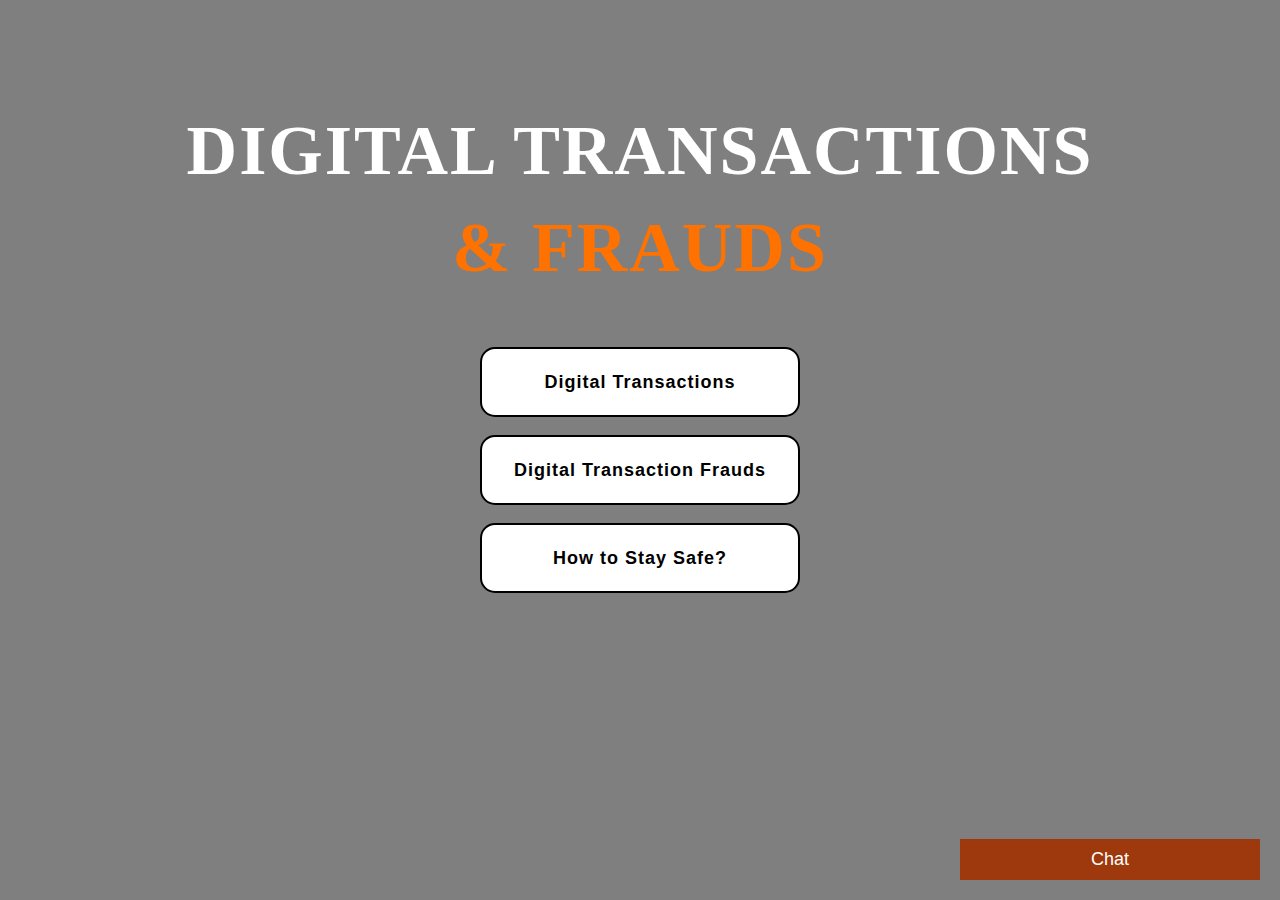
<file: index.html>
<!DOCTYPE html>
<html lang="en">
<head>
    <title>Digital Transactions and Frauds</title>
    <link rel="stylesheet" href="index.css">
</head>
<body>

    <div class="main">
        <div class="navbar">
            <div class="icon">
                <h2 class="logo"></h2>
            </div>
        </div> 
        <div class="content">
            <h1><span1>DIGITAL TRANSACTIONS</span1><br><span2>& FRAUDS</span2></h1><br><br><br>
            <!--<p class="par"><br><b>LET'S GO!</b></p>-->

                <button class="cn"><a href="page1.html"><b>Digital Transactions</b></a></button><br>
                <button class="cn"><a href="page2.html"><b>Digital Transaction Frauds</b></a></button>
                <br><button class="cn"><a href="page3.html"><b>How to Stay Safe?</b></a></button>
        </div>
    </div>
    <div class="chat-container">
        <div class="chat-header">
          <button class="chat-toggle">Chat</button>
        </div>
        <div class="chat-content">
        <iframe src='https://webchat.botframework.com/embed/DigitalTransactionsAndFrauds-bot?s=D6qHuD7IKKQ.IfSHVBqmQiESmSWnJ91d5cKfntJVi21chAd0Bb5mwv0'  
            style='min-width: 250px; width: 100%; min-height: 250px;'></iframe>
        </div>
      </div>
      
      <script>
        document.addEventListener('DOMContentLoaded', function() {
          var chatContainer = document.querySelector('.chat-container');
          var chatToggle = document.querySelector('.chat-toggle');
      
          chatToggle.addEventListener('click', function() {
            chatContainer.classList.toggle('open');
          });
        });
      </script>
</body>
</html>
</file>
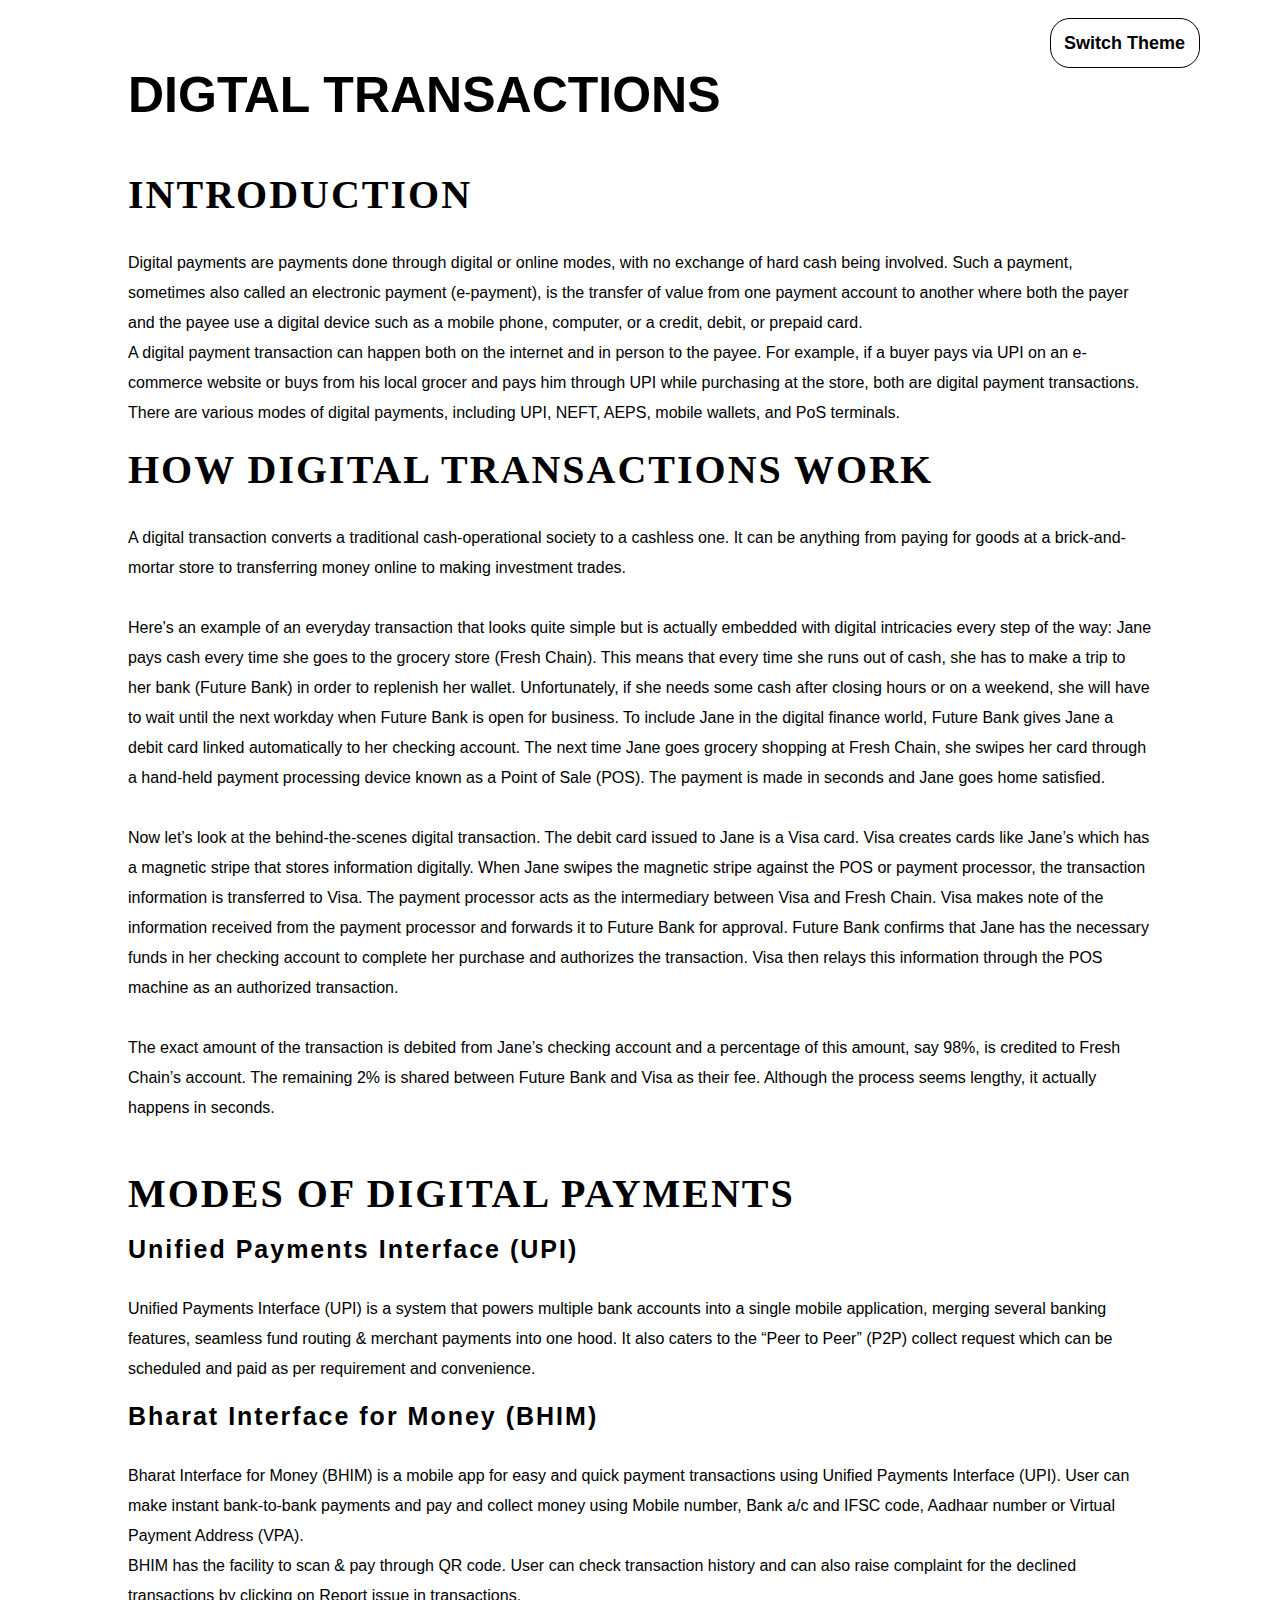
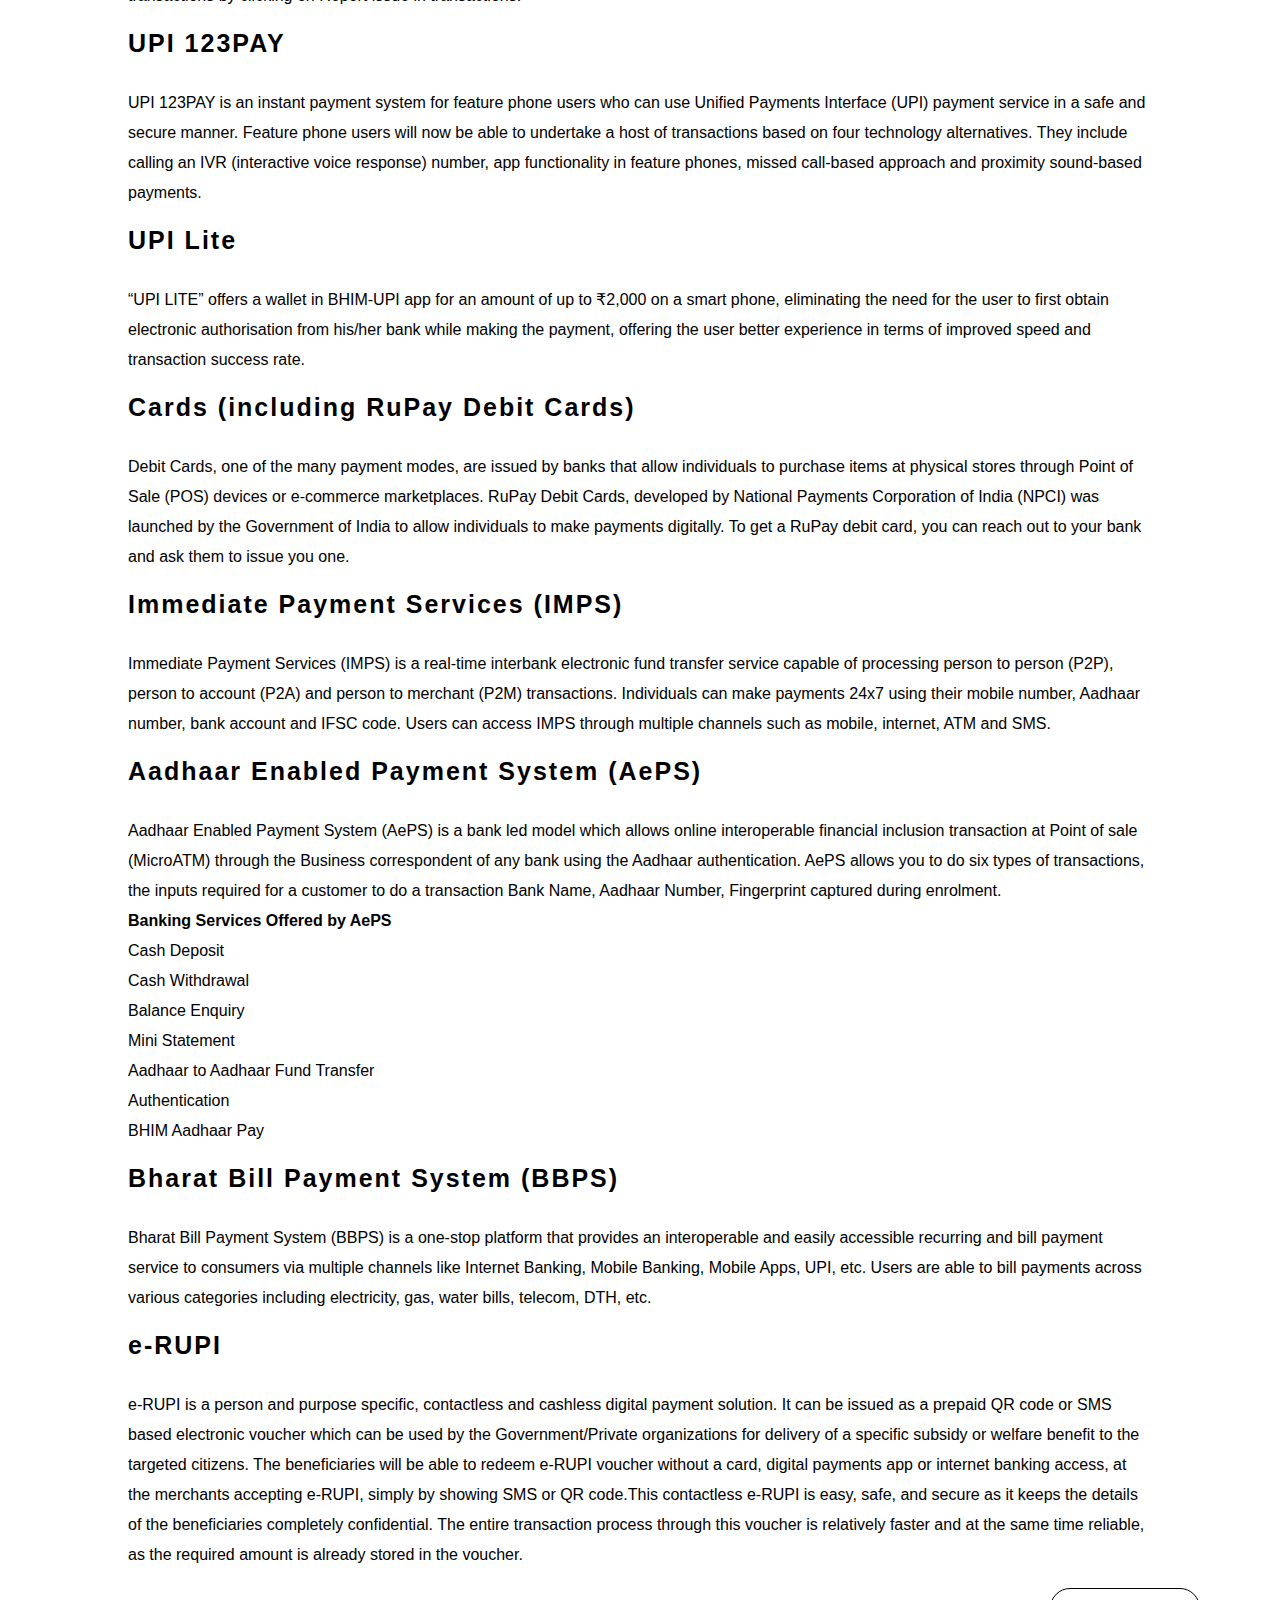
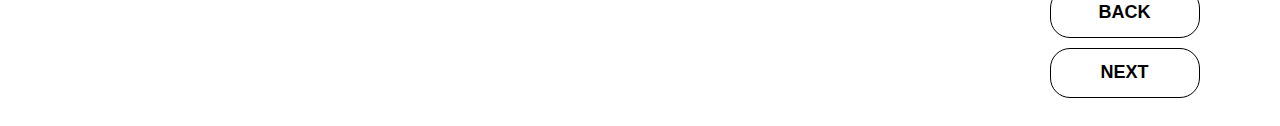
<file: page1.html>
<!DOCTYPE html>
<html lang="en">
<head>
    <meta charset="UTF-8" />
    <meta http-equiv="X-UA-Compatible" content="IE=edge" />
    <meta name="viewport" content="width=device-width, initial-scale=1.0" />
    <title>Digital Transactions</title>
    <link rel="stylesheet" href="page1.css">
</head>
<body>
    <div class="main">
        <div class="content">
            <br>
            <button class="theme" onclick="darkMode()"><b>Switch Theme</b></button>
            <h1><br>DIGTAL TRANSACTIONS</h1>
            <h2><br>INTRODUCTION<br></h2>
            <p1 class="par"><br>Digital payments are payments done through digital or online modes, with no exchange of hard cash being involved.
               Such a payment, sometimes also called an electronic payment (e-payment), is the transfer of value from one payment account to another
                where both the payer and the payee use a digital device such as a mobile phone, computer, or a credit, debit, or prepaid card.
              <br>A digital payment transaction can happen both on the internet and in person to the payee. For example, if a buyer pays via UPI on 
              an e-commerce website or buys from his local grocer and pays him through UPI while purchasing at the store, both are digital payment transactions. 

              There are various modes of digital payments, including UPI, NEFT, AEPS, mobile wallets, and PoS terminals.</p1><br><br>
                <h2>HOW DIGITAL TRANSACTIONS WORK<br>
                </h2>
                <p2 class="par"><br>A digital transaction converts a traditional cash-operational society to a cashless one. It can be anything from paying for goods at a brick-and-mortar store to transferring money online to making investment trades.<br><br>

                  Here's an example of an everyday transaction that looks quite simple but is actually embedded with digital intricacies every step of the way: 
                  
                  Jane pays cash every time she goes to the grocery store (Fresh Chain). This means that every time she runs out of cash, she has to make a trip to her bank (Future Bank) in order to replenish her wallet.
                   Unfortunately, if she needs some cash after closing hours or on a weekend, she will have to wait until the next workday when Future Bank is open for business.
                    To include Jane in the digital finance world, Future Bank gives Jane a debit card linked automatically to her checking account.
                     The next time Jane goes grocery shopping at Fresh Chain, she swipes her card through a hand-held payment processing device known as a Point of Sale (POS).
                      The payment is made in seconds and Jane goes home satisfied.<br><br>
                  
                  Now let’s look at the behind-the-scenes digital transaction. The debit card issued to Jane is a Visa card. 
                  Visa creates cards like Jane’s which has a magnetic stripe that stores information digitally. 
                  When Jane swipes the magnetic stripe against the POS or payment processor, the transaction information is transferred to Visa.
                   The payment processor acts as the intermediary between Visa and Fresh Chain. Visa makes note of the information received from the payment 
                   processor and forwards it to Future Bank for approval. Future Bank confirms that Jane has the necessary funds in her checking account to 
                   complete her purchase and authorizes the transaction. Visa then relays this information through the POS machine as an authorized transaction.<br><br>
                  
                  The exact amount of the transaction is debited from Jane’s checking account and a percentage of this amount, say 98%, is credited to Fresh Chain’s account.
                   The remaining 2% is shared between Future Bank and Visa as their fee. Although the process seems lengthy, it actually happens in seconds.</p2>
                    <h2><br>MODES OF DIGITAL PAYMENTS</h2><br>
                    <h3>Unified Payments Interface (UPI)</h3>
                    <p3 class="par"><br>Unified Payments Interface (UPI) is a system that powers multiple bank accounts into a single mobile application, merging several banking features, seamless fund routing & merchant payments into one hood. It also caters to the “Peer to Peer” (P2P) collect request which can be scheduled and paid as per requirement and convenience.
                    </p3><br><br>
                    <h3>Bharat Interface for Money (BHIM)</h3>
                    <p3 class="par"><br>Bharat Interface for Money (BHIM) is a mobile app for easy and quick payment transactions using Unified Payments Interface (UPI).
                       User can make instant bank-to-bank payments and pay and collect money using Mobile number, Bank a/c and IFSC code, Aadhaar number or Virtual Payment Address (VPA).<br>

                      BHIM has the facility to scan & pay through QR code. User can check transaction history and can also raise complaint for the declined
                       transactions by clicking on Report issue in transactions.</p3><br><br>
                    <h3>UPI 123PAY</h3>
                    <p3 class="par"><br>UPI 123PAY is an instant payment system for feature phone users who can use Unified Payments Interface (UPI) payment service in a safe and secure manner.
                       Feature phone users will now be able to undertake a host of transactions based on four technology alternatives.
                        They include calling an IVR (interactive voice response) number, app functionality in feature phones, 
                        missed call-based approach and proximity sound-based payments.
                    </p3><br><br>
                    <h3>UPI Lite</h3>
                    <p3 class="par"><br>“UPI LITE” offers a wallet in BHIM-UPI app for an amount of up to ₹2,000 on a smart phone,
                       eliminating the need for the user to first obtain electronic authorisation from his/her bank while making the payment,
                        offering the user better experience in terms of improved speed and transaction success rate.
                    </p3><br><br>
                    <h3>Cards (including RuPay Debit Cards)</h3>
                    <p3 class="par"><br>Debit Cards, one of the many payment modes, are issued by banks that allow individuals to purchase items at 
                      physical stores through Point of Sale (POS) devices or e-commerce marketplaces. RuPay Debit Cards,
                       developed by National Payments Corporation of India (NPCI) was launched by the Government of India
                       to allow individuals to make payments digitally. To get a RuPay debit card, you can reach 
                       out to your bank and ask them to issue you one.
                    </p3><br><br>
                    <h3>Immediate Payment Services (IMPS)</h3>
                    <p3 class="par"><br>Immediate Payment Services (IMPS) is a real-time interbank electronic fund transfer service capable of
                       processing person to person (P2P), person to account (P2A) and person to merchant (P2M) transactions. 
                       Individuals can make payments 24x7 using their mobile number, Aadhaar number, bank account and IFSC code.
                        Users can access IMPS through multiple channels such as mobile, internet, ATM and SMS.
                    </p3><br><br>
                    <h3>Aadhaar Enabled Payment System (AePS)</h3>
                    <p3 class="par"><br>Aadhaar Enabled Payment System (AePS) is a bank led model which allows online interoperable financial 
                      inclusion transaction at Point of sale (MicroATM) through the Business correspondent of any bank using the Aadhaar authentication.
                       AePS allows you to do six types of transactions, the inputs required for a customer to do a transaction Bank Name,
                        Aadhaar Number, Fingerprint captured during enrolment.<br>
                        <b>Banking Services Offered by AePS</b><br>
                        Cash Deposit<br>
                        Cash Withdrawal<br>
                        Balance Enquiry<br>
                        Mini Statement<br>
                        Aadhaar to Aadhaar Fund Transfer<br>
                        Authentication<br>BHIM Aadhaar Pay
                    </p3><br><br>
                    <h3>Bharat Bill Payment System (BBPS)</h3>
                    <p3 class="par"><br>Bharat Bill Payment System (BBPS) is a one-stop platform that provides an 
                      interoperable and easily accessible recurring and bill payment service to consumers via multiple
                       channels like Internet Banking, Mobile Banking, Mobile Apps, UPI, etc.
                        Users are able to bill payments across various categories including electricity, gas, water bills, telecom, DTH, etc.
                    </p3><br><br>
                    <h3>e-RUPI</h3>
                    <p3 class="par"><br>e-RUPI is a person and purpose specific, contactless and cashless digital payment solution.
                       It can be issued as a prepaid QR code or SMS based electronic voucher which can be used by the Government/Private organizations for
                        delivery of a specific subsidy or welfare benefit to the targeted citizens. The beneficiaries will be able to
                         redeem e-RUPI voucher without a card, digital payments app or internet banking access, at the merchants accepting e-RUPI, 
                         simply by showing SMS or QR code.This contactless e-RUPI is easy, safe, and secure as it keeps the details of the beneficiaries completely confidential. 
                         The entire transaction process through this voucher is relatively faster and at the same time reliable, as the required amount is already stored in the voucher.
                    </p3><br><br>
                         <button class="cn"><a href="index.html"><b>BACK</b></a></button>
                         <button class="cn"><a href="page2.html"><b>NEXT</b></a></button>
                        
        </div>
        <br>
    </div>
    <script>
        function darkMode() {
           var element = document.body;
           element.classList.toggle("dark-mode");
        }
     </script>
</body>
</html>
</file>
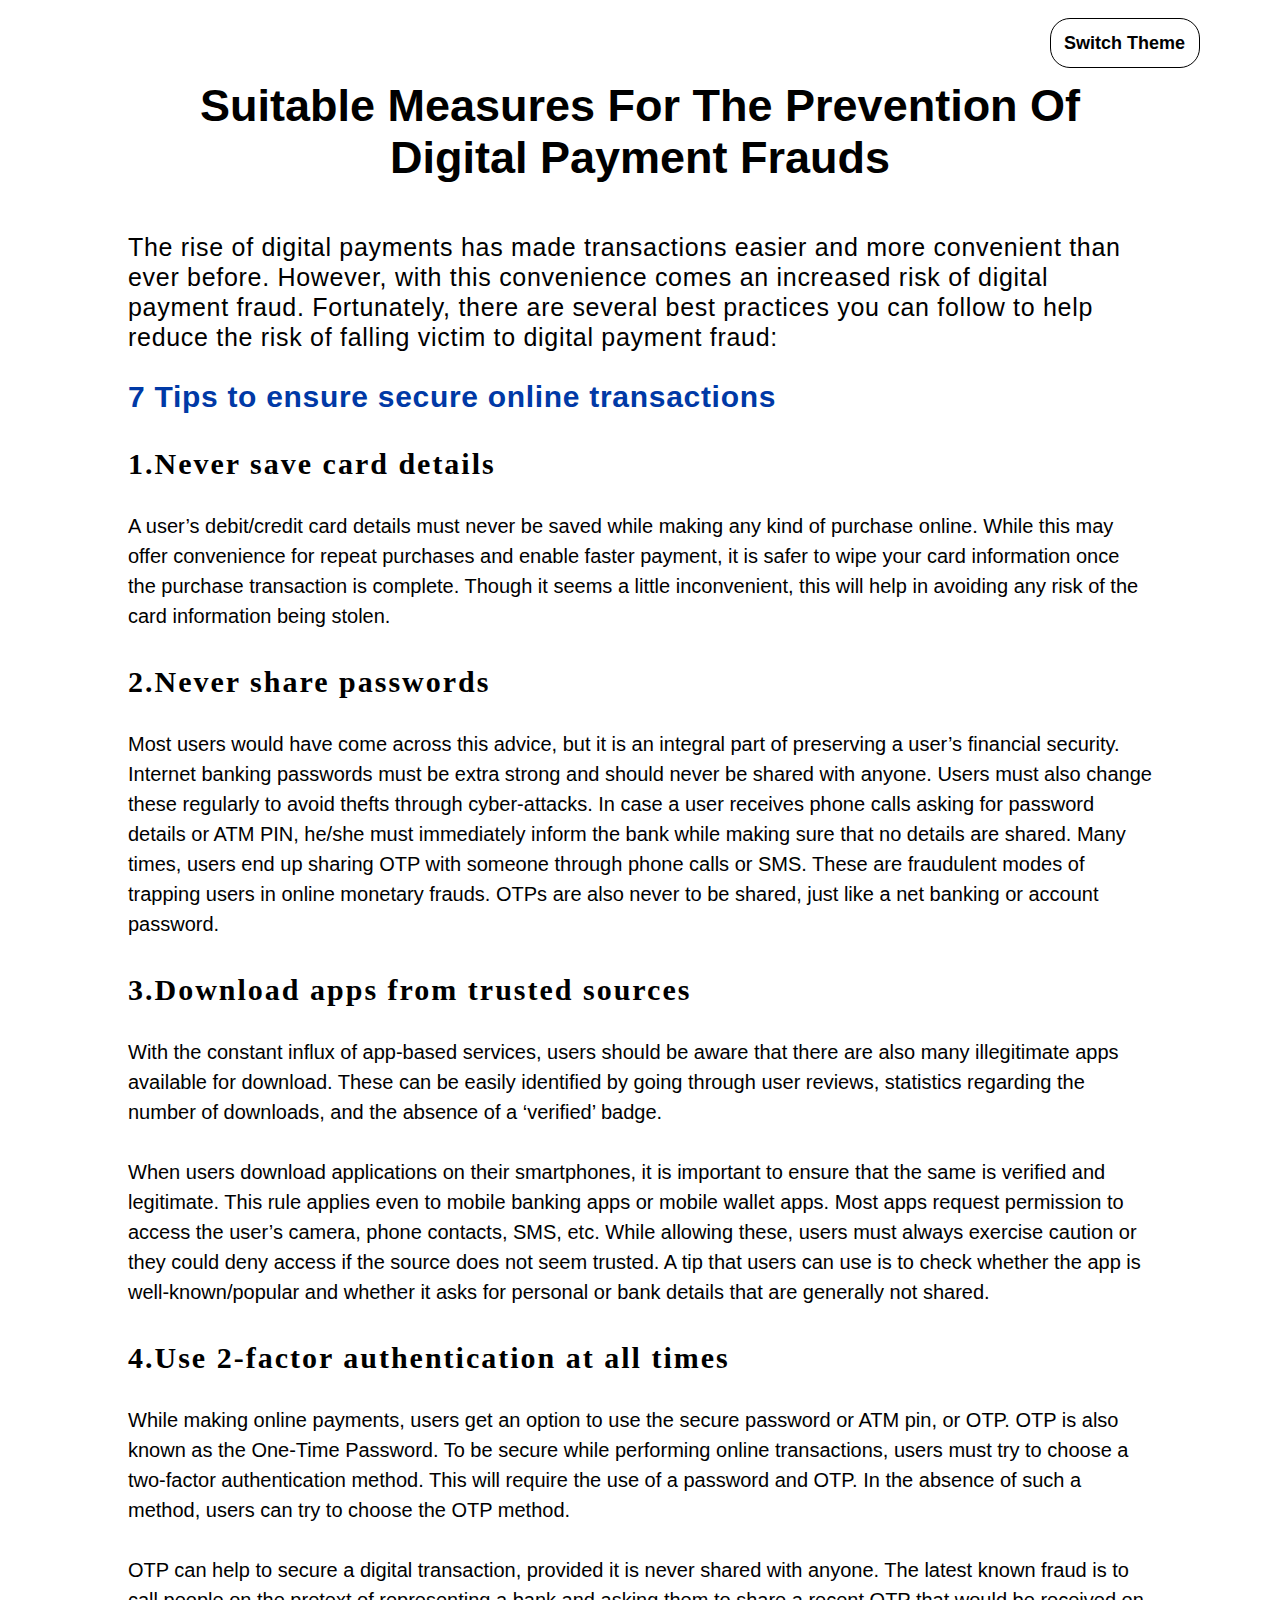
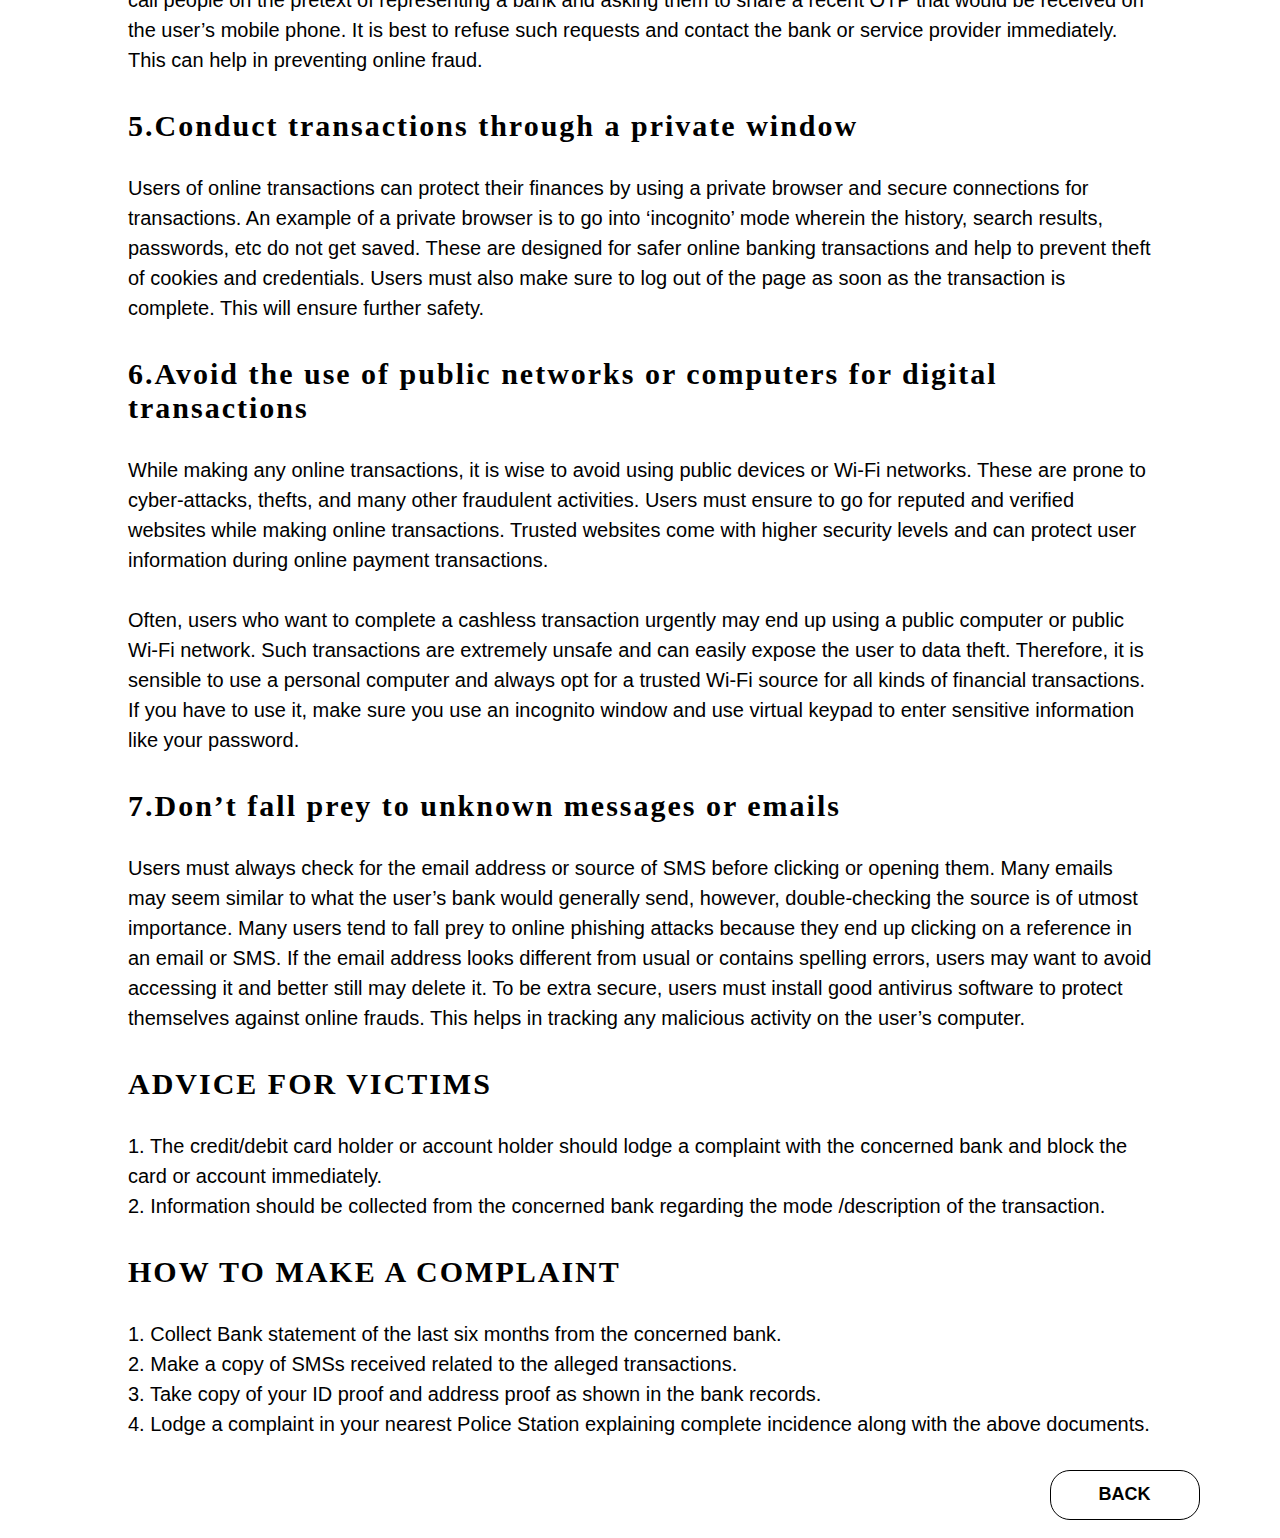
<file: page3.html>
<!DOCTYPE html>
<html lang="en">
<head>
    <meta charset="UTF-8" />
    <meta http-equiv="X-UA-Compatible" content="IE=edge" />
    <meta name="viewport" content="width=device-width, initial-scale=1.0" />
    <title>How to stay safe?</title>
    <link rel="stylesheet" href="page3.css">
</head>
<body>
    <div class="main">
        <div class="content">
            <br>
            <button class="theme" onclick="darkMode()"><b>Switch Theme</b></button>
            <h1><br>Suitable Measures For The Prevention Of Digital Payment Frauds
            </h1>
            <br>
            <p1 class="par1"><br>The rise of digital payments has made transactions easier and more convenient than ever before. 
                However, with this convenience comes an increased risk of digital payment fraud.
                 Fortunately, there are several best practices you can follow to help reduce the risk of falling victim to digital payment fraud:
                <br><br><span><b>7 Tips to ensure secure online transactions</b></span> 
            </p1>
                <h2><br>1.Never save card details</h2>
                <p2 class="par"><br>A user’s debit/credit card details must never be saved while making any kind of purchase online.
                     While this may offer convenience for repeat purchases and enable faster payment, it is safer to wipe your card information once the purchase transaction is complete. Though it seems a little inconvenient, this will help in avoiding any risk of the card information being stolen.
                </p2>
                    <h2><br>2.Never share passwords</h2>
                    <p2 class="par"><br>Most users would have come across this advice, but it is an integral part of preserving a user’s financial security.
                         Internet banking passwords must be extra strong and should never be shared with anyone. Users must also change these regularly to avoid thefts through cyber-attacks. 
                         In case a user receives phone calls asking for password details or ATM PIN, he/she must immediately inform the bank while making sure that no details are shared. 
                         Many times, users end up sharing OTP with someone through phone calls or SMS. These are fraudulent modes of trapping users in online monetary frauds.
                          OTPs are also never to be shared, just like a net banking or account password.
                    </p2>
                    <h2><br>3.Download apps from trusted sources </h2>
                    <p2 class="par"><br>With the constant influx of app-based services, users should be aware that there are also many illegitimate apps available for download.
                         These can be easily identified by going through user reviews, statistics regarding the number of downloads, and the absence of a ‘verified’ badge.<br><br>

                        When users download applications on their smartphones, it is important to ensure that the same is verified and legitimate.
                         This rule applies even to mobile banking apps or mobile wallet apps. Most apps request permission to access the user’s camera, phone contacts, SMS, etc.
                         While allowing these, users must always exercise caution or they could deny access if the source does not seem trusted.
                         A tip that users can use is to check whether the app is well-known/popular and whether it asks for personal or bank details that are generally not shared.
                    </p2>
                    <h2><br>4.Use 2-factor authentication at all times</h2>
                    <p2 class="par"><br>While making online payments, users get an option to use the secure password or ATM pin, or OTP. OTP is also known as the One-Time Password. To be secure while performing online transactions, users must try to choose a two-factor authentication method. This will require the use of a password and OTP. In the absence of such a method, users can try to choose the OTP method.
                        <br><br>
                        OTP can help to secure a digital transaction, provided it is never shared with anyone. The latest known fraud is to call people on the pretext of representing a bank and asking them to share a recent OTP that would be received on the user’s mobile phone. It is best to refuse such requests and contact the bank or service provider immediately. This can help in preventing online fraud.
                        </p2>
                        <h2><br>5.Conduct transactions through a private window</h2>
                        <p2 class="par"><br>Users of online transactions can protect their finances by using a private browser and secure connections for transactions. 
                            An example of a private browser is to go into ‘incognito’ mode wherein the history, search results, passwords, etc do not get saved.
                             These are designed for safer online banking transactions and help to prevent theft of cookies and credentials. Users must also make sure to log out of the page as soon as the transaction is complete. This will ensure further safety.
                        </p2>
                        <h2><br>6.Avoid the use of public networks or computers for digital transactions</h2>
                    <p2 class="par"><br>While making any online transactions, it is wise to avoid using public devices or Wi-Fi networks. 
                        These are prone to cyber-attacks, thefts, and many other fraudulent activities. Users must ensure to go for reputed and verified websites while making online transactions.
                         Trusted websites come with higher security levels and can protect user information during online payment transactions.
                        <br><br>
                        Often, users who want to complete a cashless transaction urgently may end up using a public computer or public Wi-Fi network. Such transactions are extremely unsafe and can easily expose the user to data theft.
                         Therefore, it is sensible to use a personal computer and always opt for a trusted Wi-Fi source for all kinds of financial transactions. 
                         If you have to use it, make sure you use an incognito window and use virtual keypad to enter sensitive information like your password.  
                    </p2>
                    <h2><br>7.Don’t fall prey to unknown messages or emails</h2>
                    <p2 class="par"><br>Users must always check for the email address or source of SMS before clicking or opening them. 
                        Many emails may seem similar to what the user’s bank would generally send, however, double-checking the source is of utmost importance.
                         Many users tend to fall prey to online phishing attacks because they end up clicking on a reference in an email or SMS. 
                         If the email address looks different from usual or contains spelling errors, users may want to avoid accessing it and better still may delete it.
                          To be extra secure, users must install good antivirus software to protect themselves against online frauds. This helps in tracking any malicious activity on the user’s computer.
                    </p2>
                    <h2><br>ADVICE FOR VICTIMS</h2>
                    <p2 class="par"><br>1. The credit/debit card holder or account holder should lodge a complaint with the concerned bank and block the card or account immediately.
                        <br>
                        2. Information should be collected from the concerned bank regarding the mode /description of the transaction.
                    </p2>
                    <h2><br>HOW TO MAKE A COMPLAINT</h2>
                    <p2 class="par"><br>1. Collect Bank statement of the last six months from the concerned bank.<br>
                        2. Make a copy of SMSs received related to the alleged transactions.<br>
                        3. Take copy of your ID proof and address proof as shown in the bank records.<br>
                        4. Lodge a complaint in your nearest Police Station explaining complete incidence along with the above documents.
                    </p2>
                    
                         <button class="cn"><a href="page2.html"><b>BACK</b></a></button>
                        
        </div>
        <br>
    </div>
    <script>
        function darkMode() {
           var element = document.body;
           element.classList.toggle("dark-mode");
        }
     </script>
    
</body>
</html>
</file>
<file: index.css>
*{
    margin: auto;
    padding: 0;
}

.main{
    width: auto;
    background: linear-gradient(to top, rgba(0,0,0,0.5)50%,rgba(0,0,0,0.5)50%), url(https://getbusinessstrategy.com/wp-content/uploads/2021/06/online-payment-companies-1024x683-1.jpeg);
    background-position: center;
    background-size: cover;
    height: 100vh;
}

.navbar{
    width: 1200px;
    height: 75px;
    margin: auto;
}

.menu{
    width: 400px;
    float: left;
    height: 70px;
}

.btn{
    width: 100px;
    height: 40px;
    background: #ff7200;
    border: 2px solid #ff7200;
    margin-top: 13px;
    color: #fff;
    font-size: 15px;
    border-bottom-right-radius: 5px;
    border-bottom-right-radius: 5px;
    transition: 0.2s ease;
    cursor: pointer;
}
.btn:hover{
    color: #000;
}

.btn:focus{
    outline: none;
}

.srch:focus{
    outline: none;
}

.content{
    width: 1200px;
    height: auto;
    margin: auto;
    color: #fff;
}

.content .par{
    text-align: center;
    padding-bottom: 50px;
    font-family: Arial, Helvetica, sans-serif;
    font-size: 30px;
    letter-spacing: 1.2px;
    line-height: 30px;
}

.content h1{
    font-family: Poppins;
    font-size: 90px;
    text-align: center;
    margin-top: 2%;
    letter-spacing: 2px;
    line-height: 90px;
}

.content .cn{
    width: 320px;
    height: 70px;
    font-family: Arial;
    background: #ffffff;
    border: 2px solid #000000;
    font-size: 18px;
    border-radius: 15px;
    cursor: pointer;
    transition: .4s ease;
    letter-spacing: 1px;
    display: flex;
    text-align: center;
}

.content .cn a{
    color: #000;
    transition: .3s ease;
}

.cn:hover{
    background-color: rgb(143, 143, 143);
}

.content span1{
    color: #ffffff;
    font-size: 70px
}

.content span2{
    color: #ff7200;
    font-size: 70px
}

.form{
    width: 250px;
    height: 380px;
    background: linear-gradient(to top, rgba(0,0,0,0.8)50%,rgba(0,0,0,0.8)50%);
    position: absolute;
    top: -20px;
    left: 870px;
    transform: translate(0%,-5%);
    border-radius: 10px;
    padding: 25px;
}

.form h2{
    width: 220px;
    font-family: sans-serif;
    text-align: center;
    color: #ff7200;
    font-size: 22px;
    background-color: #fff;
    border-radius: 10px;
    margin: 2px;
    padding: 8px;
}

.form input{
    width: 240px;
    height: 35px;
    background: transparent;
    border-bottom: 1px solid #ff7200;
    border-top: none;
    border-right: none;
    border-left: none;
    color: #fff;
    font-size: 15px;
    letter-spacing: 1px;
    margin-top: 30px;
    font-family: sans-serif;
}

.form input:focus{
    outline: none;
}

::placeholder{
    color: #fff;
    font-family: Arial;
}

.btnn{
    width: 240px;
    height: 40px;
    background: #ff7200;
    border: none;
    margin-top: 30px;
    font-size: 18px;
    border-radius: 10px;
    cursor: pointer;
    color: #fff;
    transition: 0.4s ease;
}
.btnn:hover{
    background: #fff;
    color: #ff7200;
}
.btnn a{
    text-decoration: none;
    color: #000;
    font-weight: bold;
}
.form .link{
    font-family: Arial, Helvetica, sans-serif;
    font-size: 17px;
    padding-top: 20px;
    text-align: center;
}
.form .link a{
    text-decoration: none;
    color: #ff7200;
}
.liw{
    padding-top: 15px;
    padding-bottom: 10px;
    text-align: center;
}
.icons a{
    text-decoration: none;
    color: #fff;
}
.icons ion-icon{
    color: #fff;
    font-size: 30px;
    padding-left: 14px;
    padding-top: 5px;
    transition: 0.3s ease;
}
.icons ion-icon:hover{
    color: #ff7200;
}
a:link {
    color: rgb(0, 0, 0);
    text-decoration: none;
  }
a:visited {
    color: #000000;
    text-decoration: none;
  }
a:hover {
    color: rgb(0, 0, 0);
    text-decoration: none;
  }
a:active {
    color: rgb(0, 0, 0);
    background-color: transparent;
    text-decoration: none;
}

@media screen and (max-width: 600px) {
    
}
.chat-container {
    position: fixed;
    bottom: 20px;
    right: 20px;
    width: 300px;
    z-index: 9999;
  }
  
  .chat-header {
    background-color: #9e380d;
    padding: 10px;
    color: white;
    text-align: center;
    cursor: pointer;
  }
  
  .chat-toggle {
    background: none;
    border: none;
    color: white;
    font-size: 18px;
    cursor: pointer;
  }
  
  .chat-content {
    display: none;
    background-color: white;
    padding: 10px;
    border: 1px solid #ccc;
    max-height: 300px;
  }
  
  .chat-container.open .chat-content {
    display: block;
  }
/*REFERENCES
1. Gunjan, Vinit Kumar, Amit Kumar, and Sharda Avdhanam. “A survey of cyber crime in India.” In 2013 15th International Conference on Advanced Computing Technologies (ICACT), pp. 1-6. IEEE, 2013.

2. Roy, Apurba Kumar. “Role of cyber law and its usefulness in Indian IT industry.” In 2012 1st International Conference on Recent Advances in Information Technology (RAIT), pp. 143-147. IEEE, 2012.

3. Mehta, Saroj, and Vikram Singh. “A study of awareness about cyber laws in the Indian society.” International Journal of Computing and Business Research 4, no. 1 (2013): 1-8.

4. Lunker, Manish. “Cyber laws: a global perspective.” manishl@india.com (2009).

5. Sarmah, Animesh, Roshmi Sarmah, and Amlan Jyoti Baruah. “A brief study on cyber crime and cyber laws of India.” International Research Journal of Engineering and Technology (IRJET) 4, no. 6 (2017): 1633-1640.*/
</file>
<file: page1.css>
*{
    margin: 0;
    padding: 0;
}

.main{
    width: 100%;
    /*background: linear-gradient(to top, rgba(0,0,0,0.5)50%,rgba(0,0,0,0.5)50%), url(https://www.ict.eu/sites/corporate/files/images/Cyber%20security%20header_1920x1280px%20%281%29.jpg);
    background-position: center;
    background-size: cover;*/
    height: auto;
    /*background: linear-gradient(to top, rgba(0,0,0,0.5)50%,rgba(0,0,0,0.5)50%), url(https://static.vecteezy.com/system/resources/previews/006/327/095/original/dark-blue-gradient-colors-abstract-blurred-background-for-landing-page-free-vector.jpg);*/
}
.content{
    width: 80%;
    height: auto;
    margin: auto;
    position: relative;
}

.content .par{
    font-family: 'Arial';
    font-size: 16px;
    letter-spacing: auto;
    line-height: 30px;
    text-align: justify;
    text-align-last: center;
}

.content h1{
    font-family: 'Arial';
    font-size: 50px;
    text-align: left;
    margin-top: -1%;
}
.content h2{
    font-family: 'Times New Roman';
    font-size: 40px;
    letter-spacing: 2px;
    text-align: left;
}
.content h3{
    font-family:sans-serif;
    font-size: 25px;
    letter-spacing: 2px;
    text-align: left;
}


.content .cn{
    width: 150px;
    height: 50px;
    background: #ffffff;
    border: 1px solid #000000;
    margin-bottom: 10px;
    font-size: 18px;
    margin-left: 90%;
    border-radius: 20px;
    cursor: pointer;
    transition: .4s ease;
}

.content .theme{
    width: 150px;
    height: 50px;
    background: #ffffff;
    border: 1px solid #000000;
    font-size: 18px;
    border-radius: 20px;
    cursor: pointer;
    transition: .4s ease;
    margin-left: 90%;
    position: absolute;
}
.content .theme:hover{
    background-color: rgb(230, 230, 230);
}
.content .cn a{
    text-decoration: none;
    color: #000;
    transition: .3s ease;
}

.cn:hover{
    background-color: rgb(240, 240, 240);
}
.theme:hover{
    background-color: rgb(240, 240, 240);
}

.scroll-page {
    display: flex;
    align-items: center;
    justify-content: center;
    height: 100%;
    font-size: 5em;
  }
  .dark-mode {
    background-color: black;
    color: #ffffff;
    }
</file>
<file: page3.css>
*{
    margin: 0;
    padding: 0;
}

.main{
    width: 100%;
    height: auto;
}
.content{
    width: 80%;
    height: auto;
    margin: auto;
    position: relative;
    text-align: left;
}

.content .par{
    font-family: 'Arial';
    font-size: 20px;
    line-height: 30px;
    text-align: justify;
    text-align-last: center;
}
.content .par1{
    font-family: 'Arial';
    font-size: 25px;
    letter-spacing: 0.7px;
    line-height: 30px;
}

.content h1{
    font-family: 'Arial';
    font-size: 45px;
    margin-top: 1%;
    text-align: center;
}
.content h2{
    font-family: 'Times New Roman';
    font-size: 30px;
    letter-spacing: 2px;
}

.content .cn{
    width: 150px;
    height: 50px;
    background: #ffffff;
    border: 1px solid #000000;
    margin-top: 3%;
    font-size: 18px;
    margin-left: 90%;
    border-radius: 20px;
    cursor: pointer;
    transition: .4s ease;
}

.content .theme{
    width: 150px;
    height: 50px;
    background: #ffffff;
    border: 1px solid #000000;
    font-size: 18px;
    border-radius: 20px;
    cursor: pointer;
    transition: .4s ease;
    margin-left: 90%;
    position: absolute;
}
.content .theme:hover{
    background-color: rgb(230, 230, 230);
}
.content .cn a{
    text-decoration: none;
    color: #000;
    transition: .3s ease;
}

.cn:hover{
    background-color: rgb(240, 240, 240);
}
.theme:hover{
    background-color: rgb(240, 240, 240);
}

.scroll-page {
    display: flex;
    align-items: center;
    justify-content: center;
    height: 100%;
    font-size: 5em;
  }
  .dark-mode {
    background-color: black;
    color: #ffffff;
    }
    span{
        color: #0039a6;
        font-weight: 700;
        font-size: 30px;
      }
</file>
